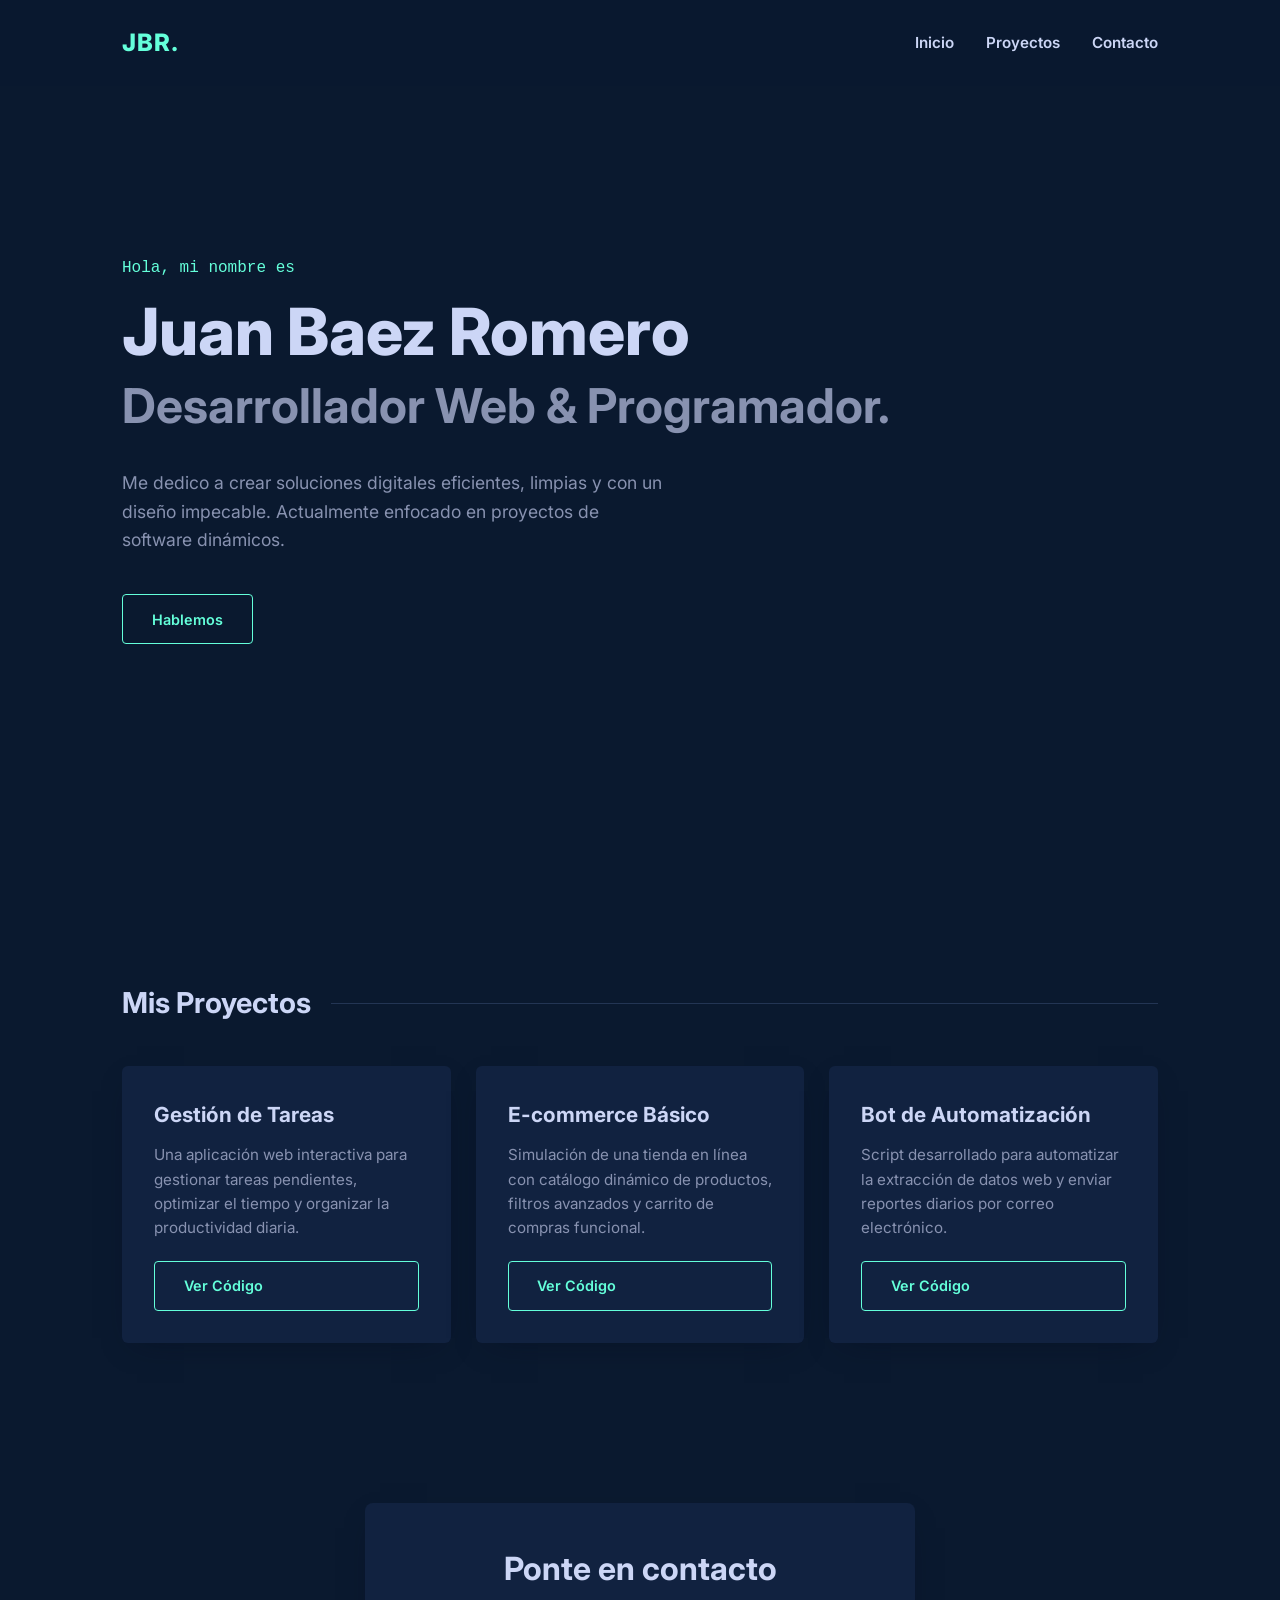
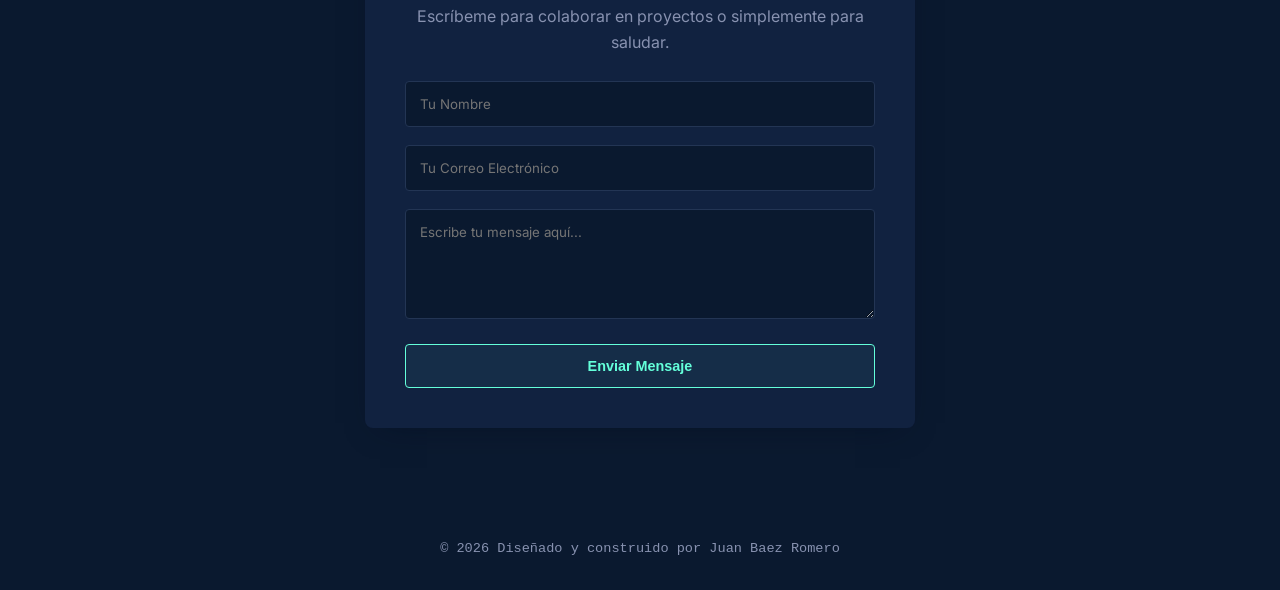
<file: celular/otrascosasquehacer/index.html>
<!DOCTYPE html>
<html lang="es">
<head>
    <meta charset="UTF-8">
    <meta name="viewport" content="width=device-width, initial-scale=1.0">
    <title>Juan Baez Romero | Portafolio Professional</title>
    <link rel="stylesheet" href="css/styles.css">
    <link href="https://fonts.googleapis.com/css2?family=Inter:wght@300;400;600;800&display=swap" rel="stylesheet">
</head>
<body>

    <nav id="navbar">
        <div class="nav-content">
            <div class="logo">JBR.</div>
            <button class="menu-toggle" aria-label="Abrir menú">☰</button>
            <ul class="nav-links">
                <li><a href="#inicio">Inicio</a></li>
                <li><a href="#proyectos">Proyectos</a></li>
                <li><a href="#contacto">Contacto</a></li>
            </ul>
        </div>
    </nav>

    <section id="inicio" class="hero">
        <div class="hero-content">
            <p class="greeting">Hola, mi nombre es</p>
            <h1>Juan Baez Romero</h1>
            <h2>Desarrollador Web & Programador.</h2>
            <p class="hero-desc">Me dedico a crear soluciones digitales eficientes, limpias y con un diseño impecable. Actualmente enfocado en proyectos de software dinámicos.</p>
            <a href="#contacto" class="btn btn-primary">Hablemos</a>
        </div>
    </section>

    <section id="proyectos" class="section">
        <div class="section-title">
            <h2>Mis Proyectos</h2>
            <div class="line"></div>
        </div>
        <div class="proyectos-grid" id="proyectos-container"></div>
    </section>

    <section id="contacto" class="section">
        <div class="form-container">
            <h2>Ponte en contacto</h2>
            <p style="color: var(--text-secondary); margin-bottom: 25px; text-align: center;">Escríbeme para colaborar en proyectos o simplemente para saludar.</p>
            
            <form id="contact-form" action="https://formspree.io/f/TU_ID_DE_FORMSPREE" method="POST">
                <input type="text" name="name" placeholder="Tu Nombre" required>
                <input type="email" name="email" placeholder="Tu Correo Electrónico" required>
                <textarea name="message" placeholder="Escribe tu mensaje aquí..." rows="5" required></textarea>
                <button type="submit" class="btn btn-block">Enviar Mensaje</button>
            </form>
        </div>
    </section>

    <footer>
        <p>© 2026 Diseñado y construido por Juan Baez Romero</p>
    </footer>

    <script src="js/script.js"></script>
</body>
</html>
</file>
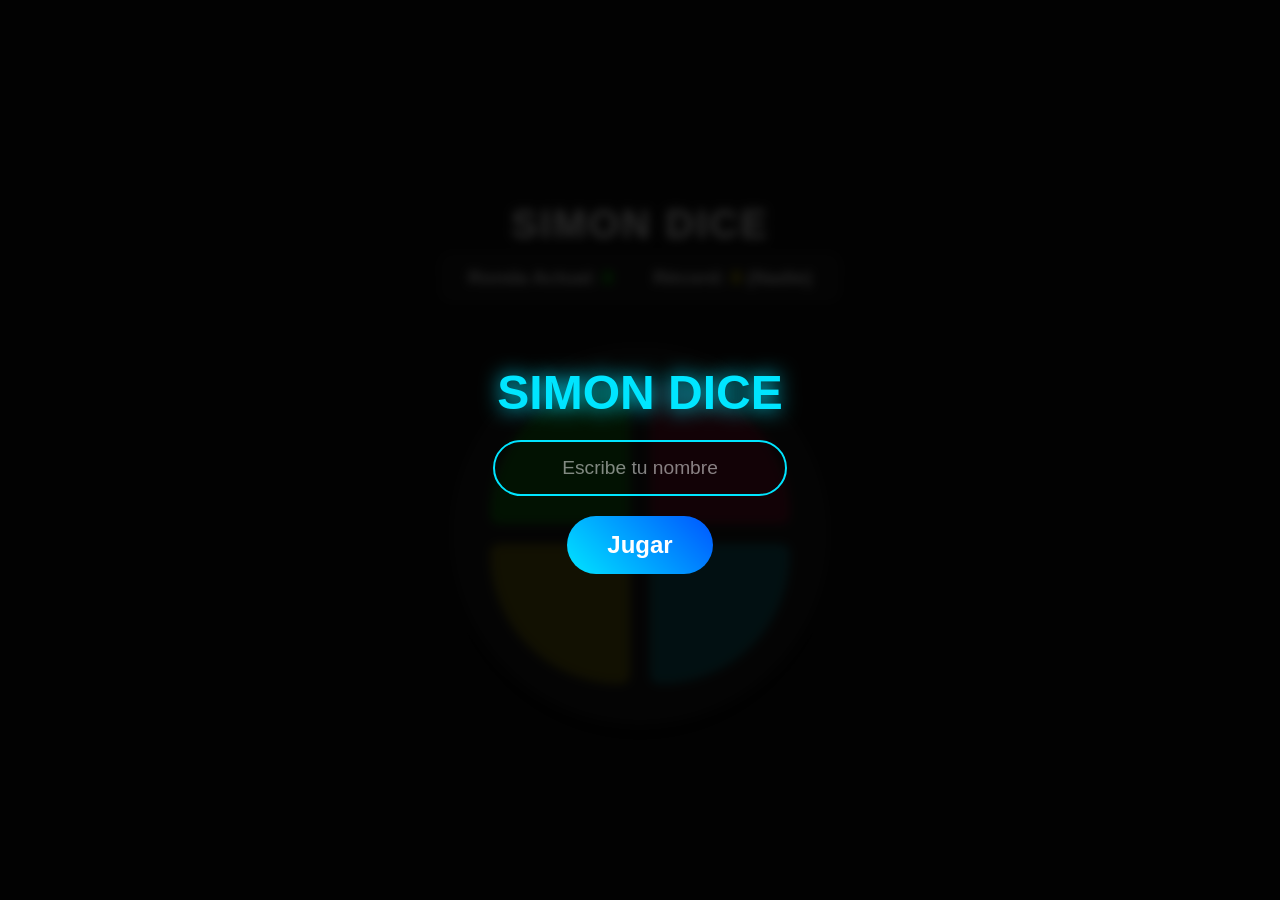
<file: celular/juego.html>
<!DOCTYPE html>
<html lang="es">
<head>
    <meta charset="UTF-8">
    <meta name="viewport" content="width=device-width, initial-scale=1.0">
    <title>Simon Dice - Edición Neón</title>
    <style>
        :root {
            --color-verde: #00ff00;
            --color-rojo: #ff0040;
            --color-amarillo: #ffea00;
            --color-azul: #00e5ff;
            --bg-oscuro: #121212;
            --bg-panel: #1e1e1e;
        }

        body {
            background-color: var(--bg-oscuro);
            color: #ffffff;
            font-family: 'Segoe UI', Tahoma, Geneva, Verdana, sans-serif;
            display: flex;
            flex-direction: column;
            align-items: center;
            justify-content: center;
            min-height: 100vh;
            margin: 0;
            overflow: hidden;
        }

        h1 {
            font-size: 2.5rem;
            margin-bottom: 5px;
            letter-spacing: 2px;
            text-transform: uppercase;
            text-shadow: 0 0 10px rgba(255, 255, 255, 0.3);
        }

        .estadisticas {
            display: flex;
            gap: 40px;
            background: var(--bg-panel);
            padding: 15px 30px;
            border-radius: 15px;
            margin-bottom: 40px;
            box-shadow: 0 4px 15px rgba(0, 0, 0, 0.5);
        }

        .estadisticas p {
            margin: 0;
            font-size: 1.2rem;
            font-weight: bold;
        }

        .tablero {
            display: grid;
            grid-template-columns: 1fr 1fr;
            gap: 20px;
            background: var(--bg-panel);
            padding: 40px;
            border-radius: 50%;
            box-shadow: 0 10px 40px rgba(0, 0, 0, 0.6);
            position: relative;
        }

        .boton {
            width: 140px;
            height: 140px;
            cursor: pointer;
            transition: all 0.2s ease;
            opacity: 0.4;
        }

        /* Forma de los botones (cuartos de círculo) */
        #verde { border-radius: 100% 10px 10px 10px; background-color: var(--color-verde); }
        #rojo { border-radius: 10px 100% 10px 10px; background-color: var(--color-rojo); }
        #amarillo { border-radius: 10px 10px 10px 100%; background-color: var(--color-amarillo); }
        #azul { border-radius: 10px 10px 100% 10px; background-color: var(--color-azul); }

        /* Efecto de iluminación (Neón) */
        .boton.active {
            opacity: 1;
            transform: scale(1.05);
        }
        #verde.active { box-shadow: 0 0 40px var(--color-verde), inset 0 0 20px white; }
        #rojo.active { box-shadow: 0 0 40px var(--color-rojo), inset 0 0 20px white; }
        #amarillo.active { box-shadow: 0 0 40px var(--color-amarillo), inset 0 0 20px white; }
        #azul.active { box-shadow: 0 0 40px var(--color-azul), inset 0 0 20px white; }

        /* Pantalla de Inicio / Fin de juego */
        .pantalla-modal {
            position: absolute;
            top: 0; left: 0; right: 0; bottom: 0;
            background: rgba(0, 0, 0, 0.85);
            backdrop-filter: blur(5px);
            display: flex;
            flex-direction: column;
            justify-content: center;
            align-items: center;
            z-index: 100;
        }

        .pantalla-modal h2 {
            font-size: 3rem;
            margin-bottom: 20px;
            color: var(--color-azul);
            text-shadow: 0 0 20px var(--color-azul);
        }

        .pantalla-modal input {
            padding: 15px 20px;
            font-size: 1.2rem;
            border-radius: 30px;
            border: 2px solid var(--color-azul);
            background: transparent;
            color: white;
            text-align: center;
            margin-bottom: 20px;
            outline: none;
            width: 250px;
        }

        .pantalla-modal input::placeholder {
            color: rgba(255, 255, 255, 0.5);
        }

        .pantalla-modal button {
            padding: 15px 40px;
            font-size: 1.5rem;
            border-radius: 30px;
            border: none;
            background: linear-gradient(45deg, var(--color-azul), #0055ff);
            color: white;
            cursor: pointer;
            font-weight: bold;
            transition: transform 0.2s, box-shadow 0.2s;
        }

        .pantalla-modal button:hover {
            transform: scale(1.1);
            box-shadow: 0 0 30px var(--color-azul);
        }
    </style>
</head>
<body>

    <div id="pantalla-inicio" class="pantalla-modal">
        <h2 id="titulo-modal">SIMON DICE</h2>
        <input type="text" id="nombre-jugador" placeholder="Escribe tu nombre" autocomplete="off">
        <button onclick="comenzarJuego()" id="btn-accion">Jugar</button>
    </div>

    <h1>Simon Dice</h1>
    
    <div class="estadisticas">
        <p>Ronda Actual: <span id="ronda" style="color: var(--color-verde);">0</span></p>
        <p>Récord: <span id="mejor-puntaje" style="color: var(--color-amarillo);">0</span> 
           (<span id="mejor-jugador">Nadie</span>)</p>
    </div>

    <div class="tablero" id="contenedor-tablero">
        <div id="verde" class="boton" onclick="jugarColor('verde')"></div>
        <div id="rojo" class="boton" onclick="jugarColor('rojo')"></div>
        <div id="amarillo" class="boton" onclick="jugarColor('amarillo')"></div>
        <div id="azul" class="boton" onclick="jugarColor('azul')"></div>
    </div>

    <script>
        let secuencia = [];
        let usuario = [];
        let colores = ['verde', 'rojo', 'amarillo', 'azul'];
        let nombreActual = "";
        let rondaActual = 0;
        let bloqueado = true; // Evita que el usuario haga clic cuando no debe

        // Cargar datos guardados en el navegador al iniciar la página
        window.onload = () => {
            let recordGuardado = localStorage.getItem('simonMejorPuntaje');
            let jugadorGuardado = localStorage.getItem('simonMejorJugador');
            
            if (recordGuardado && jugadorGuardado) {
                document.getElementById('mejor-puntaje').innerText = recordGuardado;
                document.getElementById('mejor-jugador').innerText = jugadorGuardado;
            }
        };

        function comenzarJuego() {
            let inputNombre = document.getElementById('nombre-jugador').value;
            if (inputNombre.trim() === "") {
                alert("Por favor, ingresa tu nombre para poder registrar tu puntuación.");
                return;
            }
            nombreActual = inputNombre;
            document.getElementById('pantalla-inicio').style.display = 'none';
            iniciarJuego();
        }

        function iniciarJuego() {
            secuencia = [];
            usuario = [];
            rondaActual = 0;
            actualizarRonda();
            setTimeout(agregarColor, 800);
        }

        function agregarColor() {
            usuario = [];
            rondaActual++;
            actualizarRonda();
            let colorAleatorio = colores[Math.floor(Math.random() * 4)];
            secuencia.push(colorAleatorio);
            mostrarSecuencia();
        }

        function actualizarRonda() {
            document.getElementById('ronda').innerText = rondaActual;
        }

        async function mostrarSecuencia() {
            bloqueado = true; // Bloquea los clics del usuario
            for (let color of secuencia) {
                await new Promise(resolve => setTimeout(resolve, 500));
                iluminar(color);
                await new Promise(resolve => setTimeout(resolve, 400)); // Pausa entre luces
            }
            bloqueado = false; // Permite al usuario jugar
        }

        function iluminar(color) {
            let btn = document.getElementById(color);
            btn.classList.add('active');
            setTimeout(() => btn.classList.remove('active'), 350);
        }

        function jugarColor(color) {
            if (bloqueado) return; // Si está bloqueado, no hace nada al hacer clic

            usuario.push(color);
            iluminar(color);

            let index = usuario.length - 1;
            
            // Si se equivoca
            if (usuario[index] !== secuencia[index]) {
                gameOver();
                return;
            }

            // Si completa la secuencia correctamente
            if (usuario.length === secuencia.length) {
                bloqueado = true;
                setTimeout(agregarColor, 1000);
            }
        }

        function gameOver() {
            bloqueado = true;
            let rondasCompletadas = rondaActual - 1;
            let recordActual = parseInt(localStorage.getItem('simonMejorPuntaje')) || 0;

            let mensaje = "¡Has Perdido!";
            
            // Comprobar si rompió el récord
            if (rondasCompletadas > recordActual) {
                localStorage.setItem('simonMejorPuntaje', rondasCompletadas);
                localStorage.setItem('simonMejorJugador', nombreActual);
                
                document.getElementById('mejor-puntaje').innerText = rondasCompletadas;
                document.getElementById('mejor-jugador').innerText = nombreActual;
                
                mensaje = "¡NUEVO RÉCORD!";
            }

            // Mostrar la pantalla inicial modificada para el Game Over
            let pantallaModal = document.getElementById('pantalla-inicio');
            let tituloModal = document.getElementById('titulo-modal');
            let btnAccion = document.getElementById('btn-accion');

            tituloModal.innerText = mensaje + `\nLlegaste a la ronda ${rondaActual}`;
            tituloModal.style.color = "var(--color-rojo)";
            tituloModal.style.textShadow = "0 0 20px var(--color-rojo)";
            
            btnAccion.innerText = "Volver a Jugar";
            btnAccion.style.background = "linear-gradient(45deg, var(--color-rojo), #ff5500)";
            
            pantallaModal.style.display = 'flex';
        }
    </script>
</body>
</html>
</file>
<file: celular/otrascosasquehacer/css/styles.css>
/* Paleta de colores Premium (Modo Oscuro) */
:root {
    --bg-color: #0a192f;
    --text-main: #ccd6f6;
    --text-secondary: #8892b0;
    --accent-color: #64ffda;
    --card-bg: #112240;
    --font-main: 'Inter', sans-serif;
    --transition: all 0.25s cubic-bezier(0.645, 0.045, 0.355, 1);
}

/* Reset Global */
* { margin: 0; padding: 0; box-sizing: border-box; scroll-behavior: smooth; }

body {
    font-family: var(--font-main);
    background-color: var(--bg-color);
    color: var(--text-main);
    line-height: 1.6;
    overflow-x: hidden;
}

h1, h2, h3 { color: var(--text-main); }
a { text-decoration: none; color: var(--accent-color); transition: var(--transition); }

/* Menú Superior */
#navbar {
    position: fixed; top: 0; width: 100%;
    background-color: rgba(10, 25, 47, 0.85);
    backdrop-filter: blur(10px); z-index: 100;
    transition: var(--transition);
}
.nav-content {
    display: flex; justify-content: space-between; align-items: center;
    max-width: 1100px; margin: 0 auto; padding: 1.5rem 2rem;
    position: relative;
}
.logo { color: var(--accent-color); font-size: 1.5rem; font-weight: 800; letter-spacing: 1px; }
.nav-links { list-style: none; display: flex; gap: 2rem; }
.nav-links li a { color: var(--text-main); font-size: 0.95rem; font-weight: 600; }
.nav-links li a:hover { color: var(--accent-color); }

/* Botón Hamburguesa */
.menu-toggle {
    display: none; background: none; border: none;
    color: var(--accent-color); font-size: 1.8rem; cursor: pointer;
}

/* Estilos de Secciones */
.section { max-width: 1100px; margin: 0 auto; padding: 80px 2rem; }
.section-title { display: flex; align-items: center; gap: 20px; margin-bottom: 40px; }
.section-title h2 { font-size: 1.8rem; white-space: nowrap; color: var(--text-main); }
.line { height: 1px; background-color: #233554; width: 100%; }

/* Botones */
.btn {
    display: inline-block; padding: 0.8rem 1.8rem; border-radius: 4px;
    font-weight: 600; font-size: 0.9rem; cursor: pointer; transition: var(--transition);
    background: transparent; border: 1px solid var(--accent-color); color: var(--accent-color);
}
.btn:hover { background: rgba(100, 255, 218, 0.1); transform: translateY(-3px); }
.btn-block { width: 100%; text-align: center; background: rgba(100, 255, 218, 0.05); }

/* Vista Hero (Inicio) */
.hero { min-height: 100vh; display: flex; align-items: center; max-width: 1100px; margin: 0 auto; padding: 0 2rem; }
.greeting { color: var(--accent-color); font-family: monospace; font-size: 1rem; margin-bottom: 15px; }
.hero h1 { font-size: clamp(36px, 7vw, 65px); font-weight: 800; line-height: 1.1; }
.hero h2 { font-size: clamp(28px, 5vw, 48px); color: var(--text-secondary); margin-bottom: 25px; }
.hero-desc { max-width: 550px; color: var(--text-secondary); font-size: 1.1rem; margin-bottom: 40px; }

/* Grid de Tarjetas de Proyectos */
.proyectos-grid { display: grid; grid-template-columns: repeat(auto-fit, minmax(300px, 1fr)); gap: 25px; }
.proyecto-card {
    background-color: var(--card-bg); border-radius: 6px; padding: 2rem;
    transition: var(--transition); display: flex; flex-direction: column;
    justify-content: space-between; box-shadow: 0 10px 30px -15px rgba(2,12,27,0.5);
}
.proyecto-card:hover { transform: translateY(-7px); box-shadow: 0 20px 30px -15px rgba(2,12,27,0.7); }
.proyecto-card h3 { font-size: 1.3rem; margin-bottom: 12px; color: var(--text-main); }
.proyecto-card p { color: var(--text-secondary); font-size: 0.95rem; margin-bottom: 20px; }

/* Formulario de Contacto */
.form-container { max-width: 550px; margin: 0 auto; background: var(--card-bg); padding: 40px; border-radius: 8px; box-shadow: 0 10px 30px -15px rgba(2,12,27,0.5); }
.form-container h2 { text-align: center; margin-bottom: 10px; font-size: 2rem; }
input, textarea {
    width: 100%; padding: 14px; margin-bottom: 18px; background: #0a192f;
    border: 1px solid #233554; color: var(--text-main); border-radius: 4px;
    font-family: var(--font-main); transition: var(--transition);
}
input:focus, textarea:focus { outline: none; border-color: var(--accent-color); }

/* Footer */
footer { text-align: center; padding: 30px 20px; font-family: monospace; font-size: 0.85rem; color: var(--text-secondary); }

/* Responsive Quirks (Diseño Móvil) */
@media (max-width: 768px) {
    .menu-toggle { display: block; }
    .nav-links {
        display: none; position: absolute; top: 100%; left: 0; width: 100%;
        background-color: var(--card-bg); flex-direction: column; gap: 0;
        box-shadow: 0 10px 20px rgba(0,0,0,0.3); border-top: 1px solid #233554;
    }
    .nav-links li { width: 100%; text-align: center; }
    .nav-links li a { display: block; padding: 20px; width: 100%; }
    .nav-links li a:hover { background-color: #0a192f; }
    .nav-links.active { display: flex; }
    .hero { padding-top: 100px; }
}
</file>
